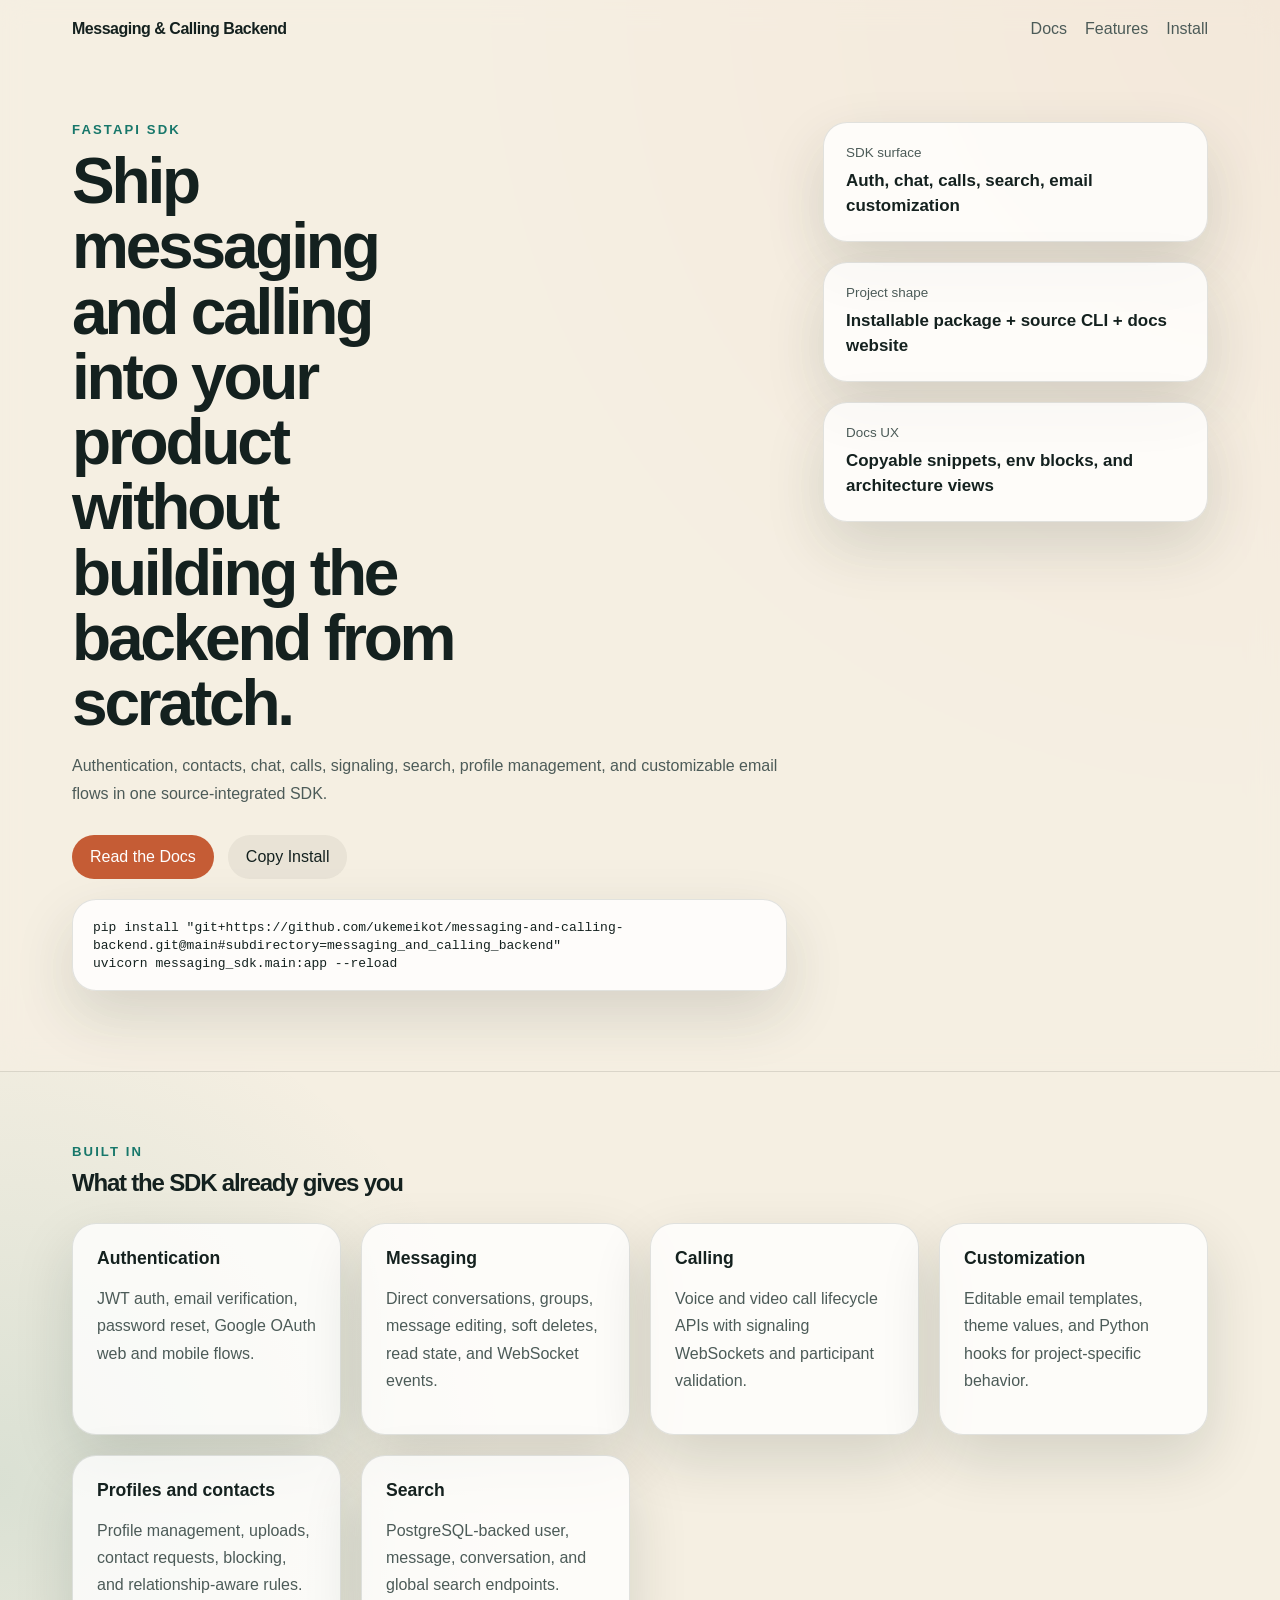
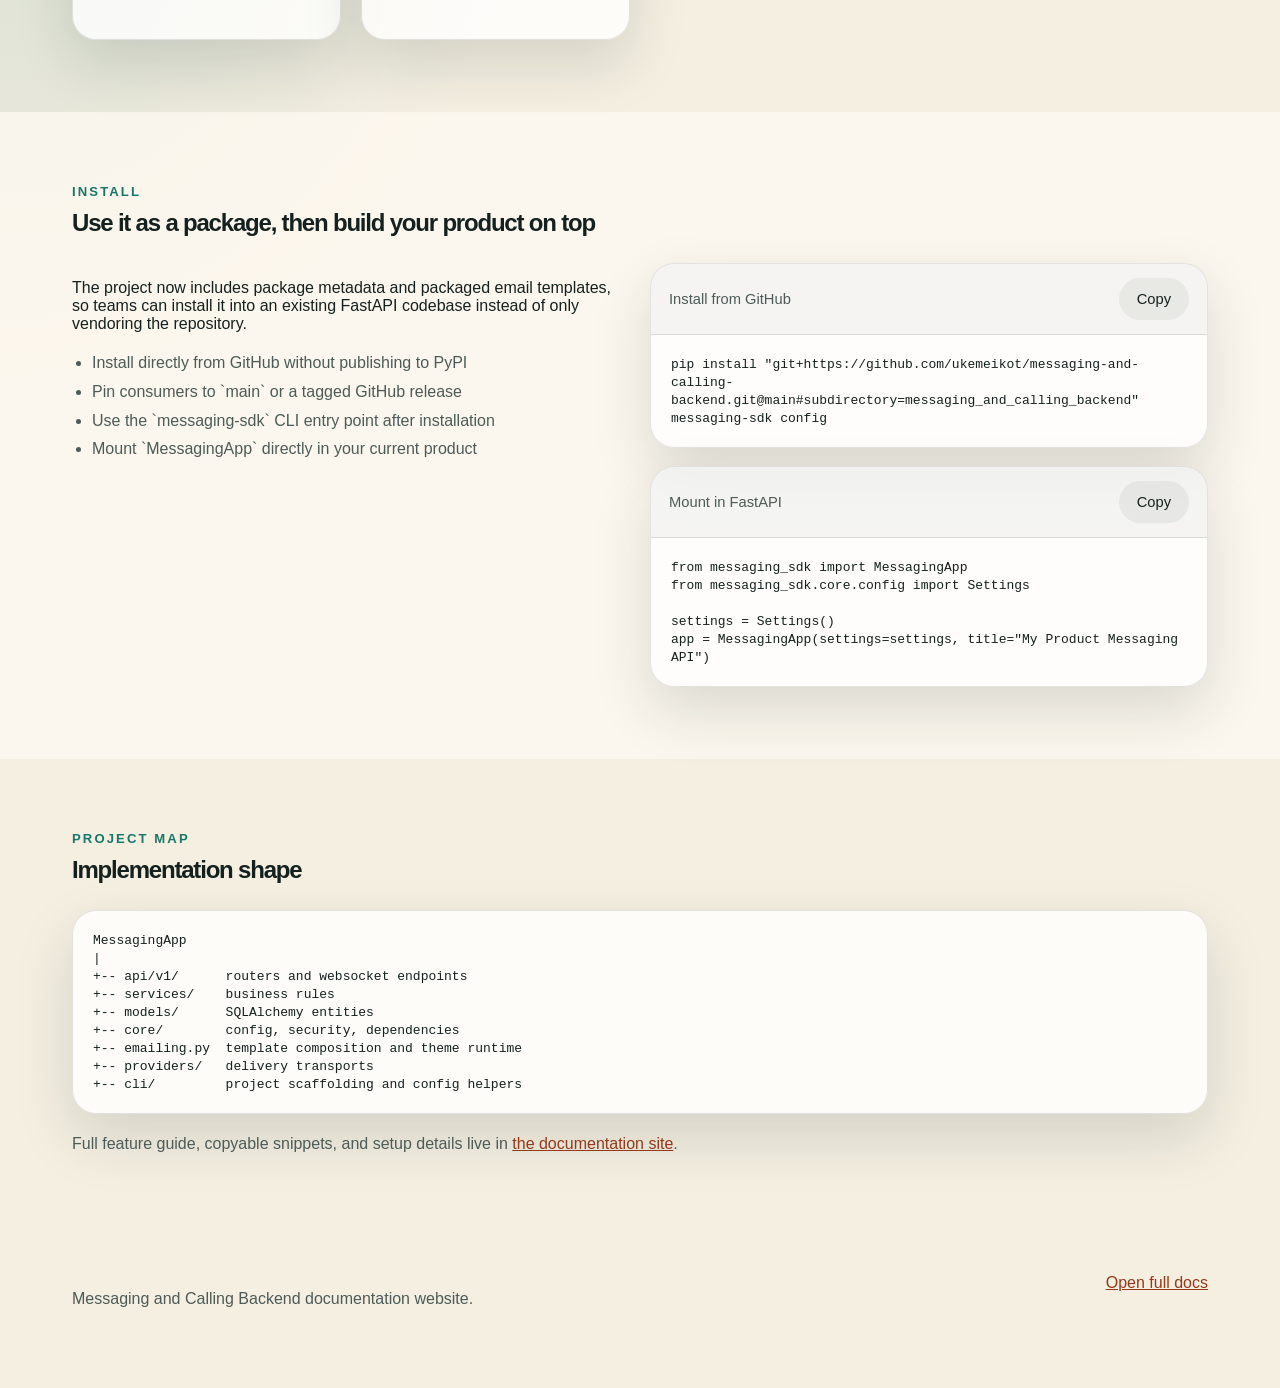
<file: docs/index.html>
<!DOCTYPE html>
<html lang="en">
  <head>
    <meta charset="utf-8" />
    <meta name="viewport" content="width=device-width, initial-scale=1" />
    <title>Messaging and Calling Backend</title>
    <meta
      name="description"
      content="FastAPI messaging and calling backend SDK with authentication, chat, calling, search, and customizable email flows."
    />
    <link rel="stylesheet" href="./assets/styles.css" />
  </head>
  <body>
    <header class="hero-shell">
      <nav class="topbar">
        <a class="brand" href="./index.html">Messaging & Calling Backend</a>
        <div class="topbar-links">
          <a href="./docs.html">Docs</a>
          <a href="#features">Features</a>
          <a href="#install">Install</a>
        </div>
      </nav>

      <section class="hero">
        <div class="hero-copy">
          <p class="eyebrow">FastAPI SDK</p>
          <h1>Ship messaging and calling into your product without building the backend from scratch.</h1>
          <p class="lede">
            Authentication, contacts, chat, calls, signaling, search, profile
            management, and customizable email flows in one source-integrated SDK.
          </p>
          <div class="hero-actions">
            <a class="button button-primary" href="./docs.html">Read the Docs</a>
            <button class="button button-secondary copy-trigger" data-copy-source="install-snippet">
              Copy Install
            </button>
          </div>
          <pre class="snippet-card" id="install-snippet"><code>pip install "git+https://github.com/ukemeikot/messaging-and-calling-backend.git@main#subdirectory=messaging_and_calling_backend"
uvicorn messaging_sdk.main:app --reload</code></pre>
        </div>
        <div class="hero-panel">
          <div class="status-card">
            <span>SDK surface</span>
            <strong>Auth, chat, calls, search, email customization</strong>
          </div>
          <div class="status-card">
            <span>Project shape</span>
            <strong>Installable package + source CLI + docs website</strong>
          </div>
          <div class="status-card">
            <span>Docs UX</span>
            <strong>Copyable snippets, env blocks, and architecture views</strong>
          </div>
        </div>
      </section>
    </header>

    <main>
      <section class="section" id="features">
        <div class="section-heading">
          <p class="eyebrow">Built in</p>
          <h2>What the SDK already gives you</h2>
        </div>
        <div class="feature-grid">
          <article class="feature-card">
            <h3>Authentication</h3>
            <p>JWT auth, email verification, password reset, Google OAuth web and mobile flows.</p>
          </article>
          <article class="feature-card">
            <h3>Messaging</h3>
            <p>Direct conversations, groups, message editing, soft deletes, read state, and WebSocket events.</p>
          </article>
          <article class="feature-card">
            <h3>Calling</h3>
            <p>Voice and video call lifecycle APIs with signaling WebSockets and participant validation.</p>
          </article>
          <article class="feature-card">
            <h3>Customization</h3>
            <p>Editable email templates, theme values, and Python hooks for project-specific behavior.</p>
          </article>
          <article class="feature-card">
            <h3>Profiles and contacts</h3>
            <p>Profile management, uploads, contact requests, blocking, and relationship-aware rules.</p>
          </article>
          <article class="feature-card">
            <h3>Search</h3>
            <p>PostgreSQL-backed user, message, conversation, and global search endpoints.</p>
          </article>
        </div>
      </section>

      <section class="section section-band" id="install">
        <div class="section-heading">
          <p class="eyebrow">Install</p>
          <h2>Use it as a package, then build your product on top</h2>
        </div>
        <div class="two-column">
          <div>
            <p>
              The project now includes package metadata and packaged email templates,
              so teams can install it into an existing FastAPI codebase instead of
              only vendoring the repository.
            </p>
            <ul class="plain-list">
              <li>Install directly from GitHub without publishing to PyPI</li>
              <li>Pin consumers to `main` or a tagged GitHub release</li>
              <li>Use the `messaging-sdk` CLI entry point after installation</li>
              <li>Mount `MessagingApp` directly in your current product</li>
            </ul>
          </div>
          <div class="snippet-stack">
            <div class="snippet-frame">
              <div class="snippet-head">
                <span>Install from GitHub</span>
                <button class="copy-trigger" data-copy-source="source-install">Copy</button>
              </div>
              <pre id="source-install"><code>pip install "git+https://github.com/ukemeikot/messaging-and-calling-backend.git@main#subdirectory=messaging_and_calling_backend"
messaging-sdk config</code></pre>
            </div>
            <div class="snippet-frame">
              <div class="snippet-head">
                <span>Mount in FastAPI</span>
                <button class="copy-trigger" data-copy-source="mount-snippet">Copy</button>
              </div>
              <pre id="mount-snippet"><code>from messaging_sdk import MessagingApp
from messaging_sdk.core.config import Settings

settings = Settings()
app = MessagingApp(settings=settings, title="My Product Messaging API")</code></pre>
            </div>
          </div>
        </div>
      </section>

      <section class="section">
        <div class="section-heading">
          <p class="eyebrow">Project map</p>
          <h2>Implementation shape</h2>
        </div>
        <div class="architecture-card">
<pre><code>MessagingApp
|
+-- api/v1/      routers and websocket endpoints
+-- services/    business rules
+-- models/      SQLAlchemy entities
+-- core/        config, security, dependencies
+-- emailing.py  template composition and theme runtime
+-- providers/   delivery transports
+-- cli/         project scaffolding and config helpers</code></pre>
        </div>
        <p class="section-link">
          Full feature guide, copyable snippets, and setup details live in <a href="./docs.html">the documentation site</a>.
        </p>
      </section>
    </main>

    <footer class="site-footer">
      <p>Messaging and Calling Backend documentation website.</p>
      <a href="./docs.html">Open full docs</a>
    </footer>

    <script src="./assets/app.js"></script>
  </body>
</html>
</file>
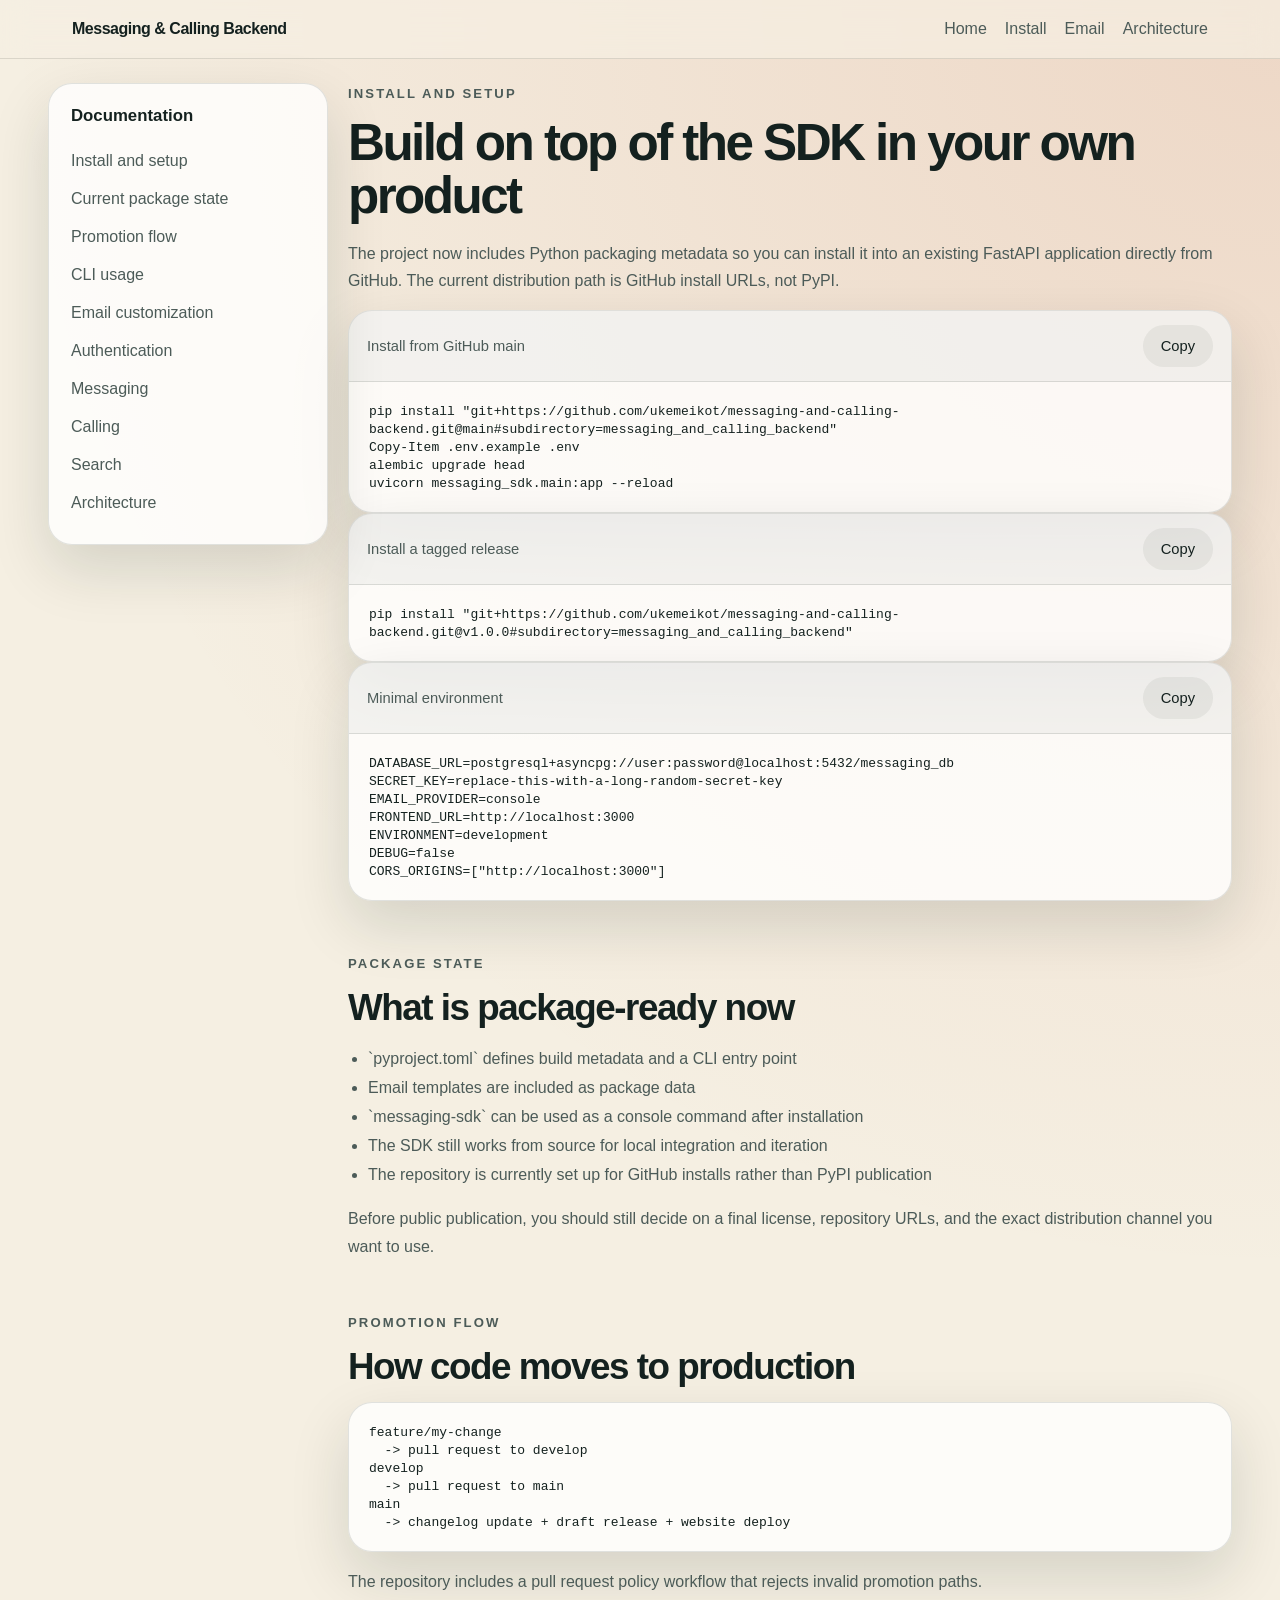
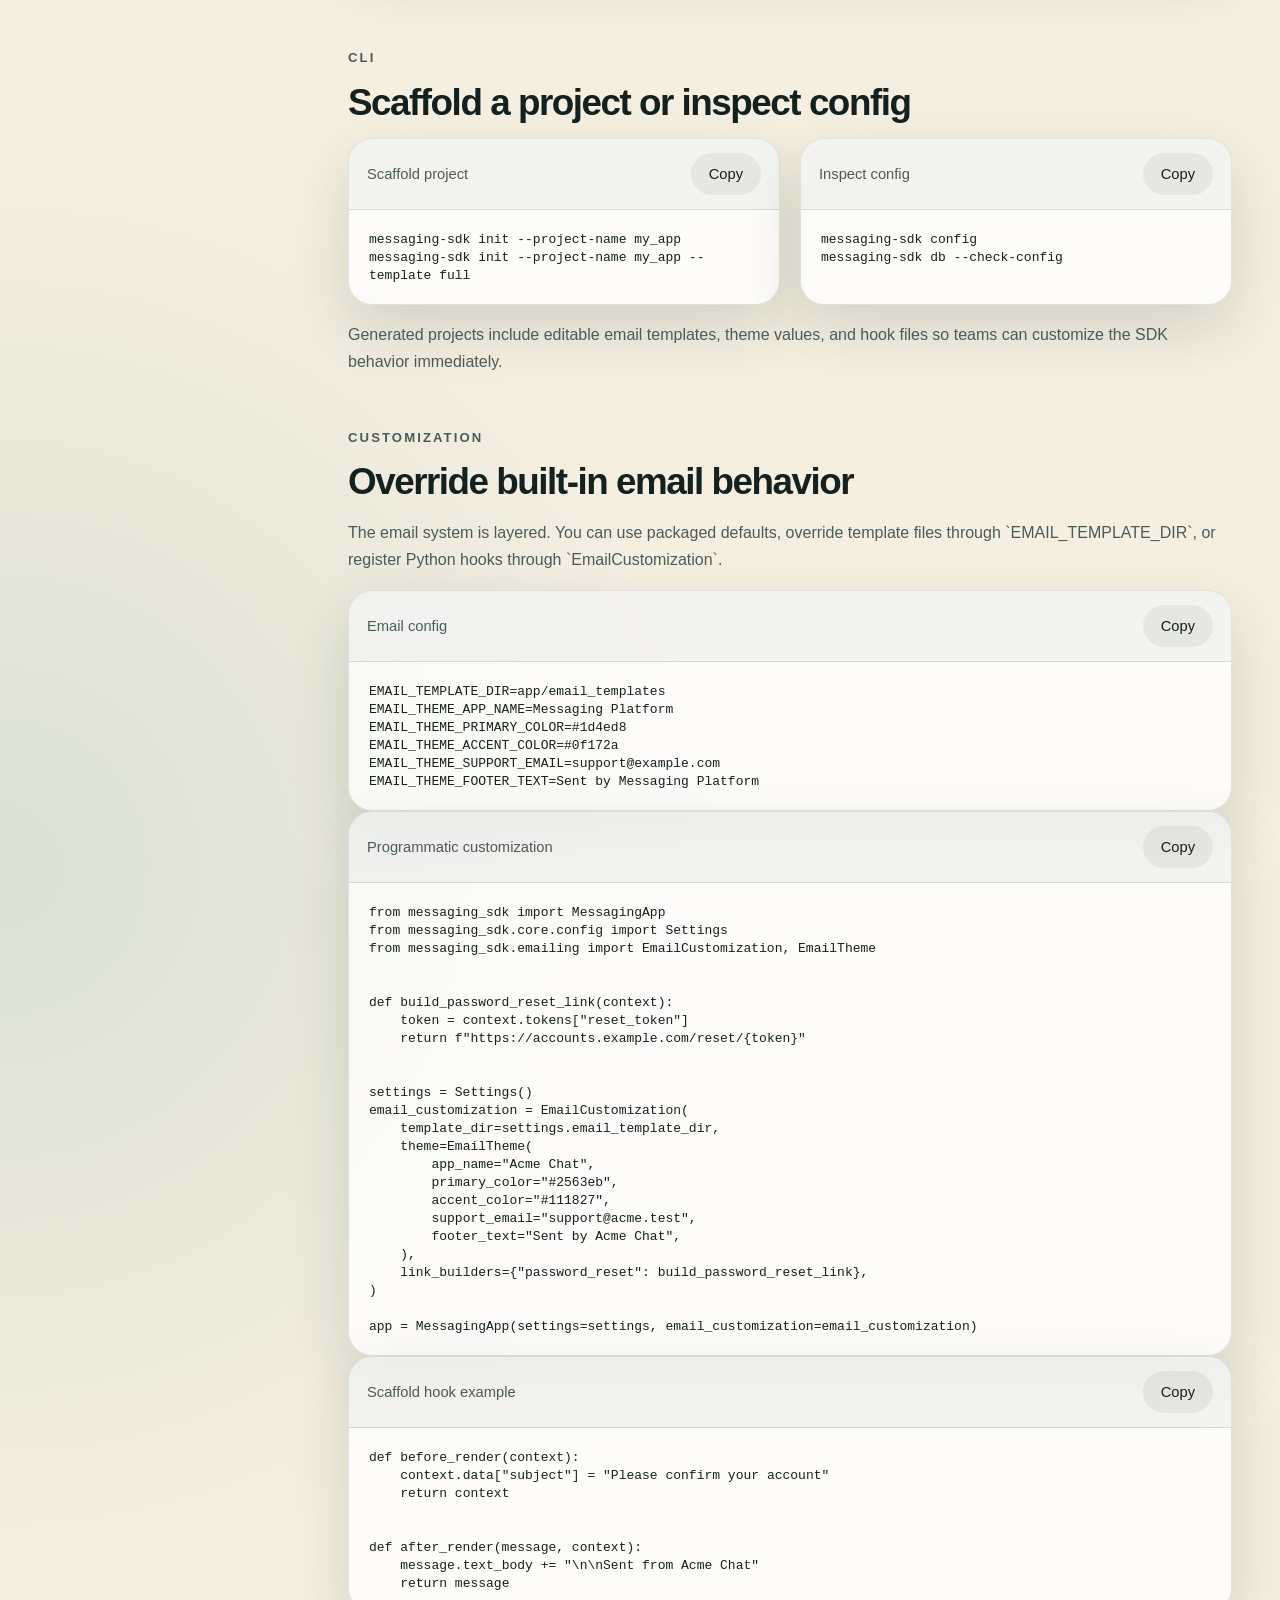
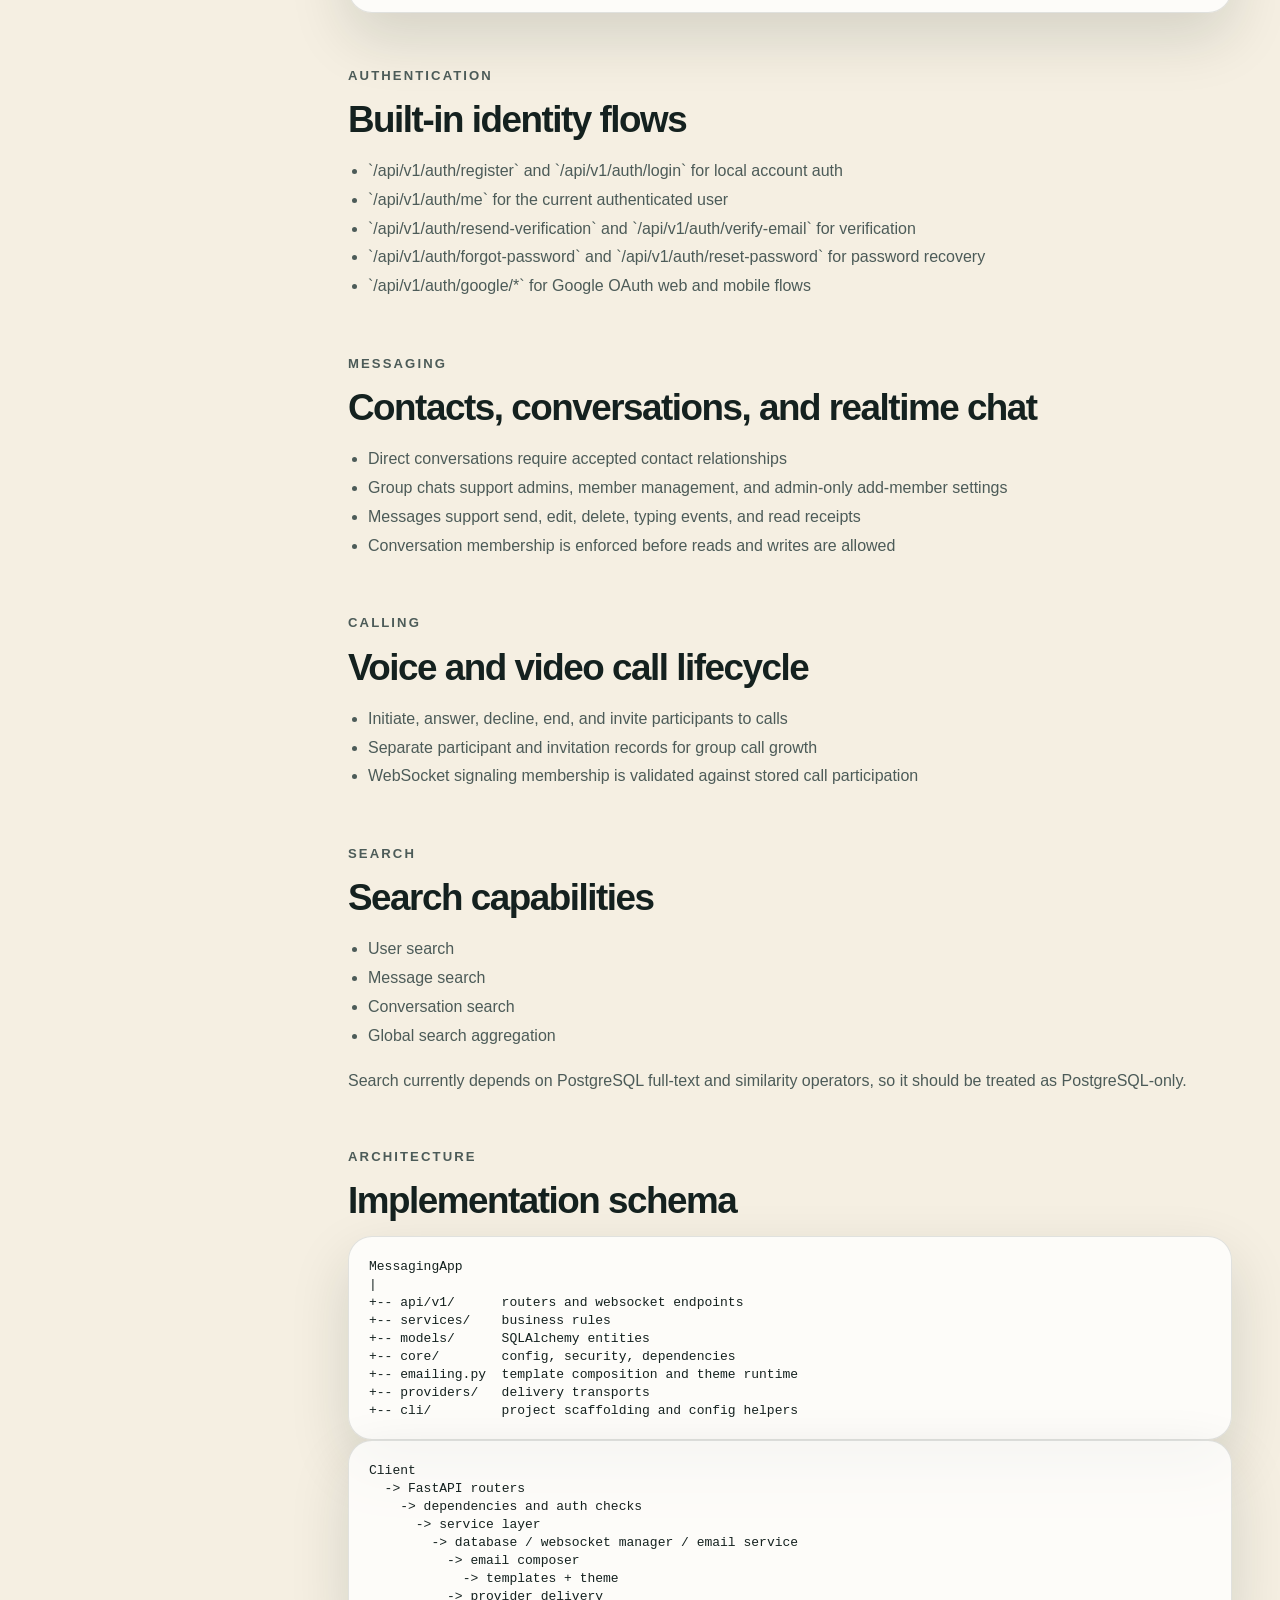
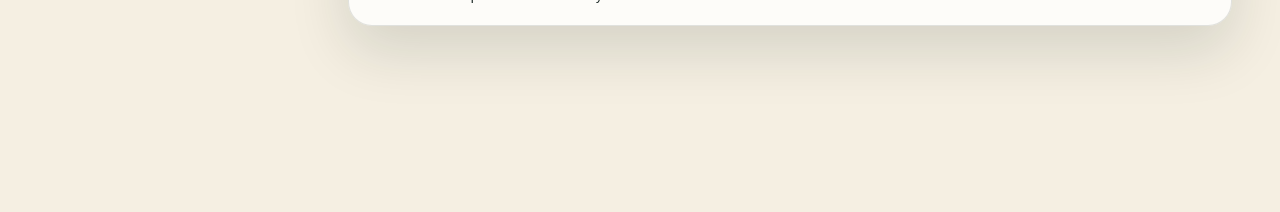
<file: docs/docs.html>
<!DOCTYPE html>
<html lang="en">
  <head>
    <meta charset="utf-8" />
    <meta name="viewport" content="width=device-width, initial-scale=1" />
    <title>Documentation | Messaging and Calling Backend</title>
    <meta
      name="description"
      content="Full documentation for the Messaging and Calling Backend SDK."
    />
    <link rel="stylesheet" href="./assets/styles.css" />
  </head>
  <body class="docs-body">
    <header class="docs-topbar">
      <a class="brand" href="./index.html">Messaging & Calling Backend</a>
      <div class="topbar-links">
        <a href="./index.html">Home</a>
        <a href="#install">Install</a>
        <a href="#email-customization">Email</a>
        <a href="#architecture">Architecture</a>
      </div>
    </header>

    <div class="docs-layout">
      <aside class="docs-sidebar">
        <h2>Documentation</h2>
        <a href="#install">Install and setup</a>
        <a href="#current-state">Current package state</a>
        <a href="#delivery-flow">Promotion flow</a>
        <a href="#cli">CLI usage</a>
        <a href="#email-customization">Email customization</a>
        <a href="#auth">Authentication</a>
        <a href="#messaging">Messaging</a>
        <a href="#calling">Calling</a>
        <a href="#search">Search</a>
        <a href="#architecture">Architecture</a>
      </aside>

      <main class="docs-content">
        <section id="install">
          <p class="eyebrow">Install and setup</p>
          <h1>Build on top of the SDK in your own product</h1>
          <p>
            The project now includes Python packaging metadata so you can install it
            into an existing FastAPI application directly from GitHub. The current
            distribution path is GitHub install URLs, not PyPI.
          </p>
          <div class="snippet-frame">
            <div class="snippet-head">
              <span>Install from GitHub main</span>
              <button class="copy-trigger" data-copy-source="docs-install">Copy</button>
            </div>
            <pre id="docs-install"><code>pip install "git+https://github.com/ukemeikot/messaging-and-calling-backend.git@main#subdirectory=messaging_and_calling_backend"
Copy-Item .env.example .env
alembic upgrade head
uvicorn messaging_sdk.main:app --reload</code></pre>
          </div>
          <div class="snippet-frame">
            <div class="snippet-head">
              <span>Install a tagged release</span>
              <button class="copy-trigger" data-copy-source="docs-install-tag">Copy</button>
            </div>
            <pre id="docs-install-tag"><code>pip install "git+https://github.com/ukemeikot/messaging-and-calling-backend.git@v1.0.0#subdirectory=messaging_and_calling_backend"</code></pre>
          </div>
          <div class="snippet-frame">
            <div class="snippet-head">
              <span>Minimal environment</span>
              <button class="copy-trigger" data-copy-source="env-snippet">Copy</button>
            </div>
            <pre id="env-snippet"><code>DATABASE_URL=postgresql+asyncpg://user:password@localhost:5432/messaging_db
SECRET_KEY=replace-this-with-a-long-random-secret-key
EMAIL_PROVIDER=console
FRONTEND_URL=http://localhost:3000
ENVIRONMENT=development
DEBUG=false
CORS_ORIGINS=["http://localhost:3000"]</code></pre>
          </div>
        </section>

        <section id="current-state">
          <p class="eyebrow">Package state</p>
          <h2>What is package-ready now</h2>
          <ul class="plain-list">
            <li>`pyproject.toml` defines build metadata and a CLI entry point</li>
            <li>Email templates are included as package data</li>
            <li>`messaging-sdk` can be used as a console command after installation</li>
            <li>The SDK still works from source for local integration and iteration</li>
            <li>The repository is currently set up for GitHub installs rather than PyPI publication</li>
          </ul>
          <p>
            Before public publication, you should still decide on a final license,
            repository URLs, and the exact distribution channel you want to use.
          </p>
        </section>

        <section id="delivery-flow">
          <p class="eyebrow">Promotion flow</p>
          <h2>How code moves to production</h2>
          <div class="snippet-frame">
            <pre><code>feature/my-change
  -> pull request to develop
develop
  -> pull request to main
main
  -> changelog update + draft release + website deploy</code></pre>
          </div>
          <p>
            The repository includes a pull request policy workflow that rejects
            invalid promotion paths.
          </p>
        </section>

        <section id="cli">
          <p class="eyebrow">CLI</p>
          <h2>Scaffold a project or inspect config</h2>
          <div class="snippet-grid">
            <div class="snippet-frame">
              <div class="snippet-head">
                <span>Scaffold project</span>
                <button class="copy-trigger" data-copy-source="cli-init">Copy</button>
              </div>
              <pre id="cli-init"><code>messaging-sdk init --project-name my_app
messaging-sdk init --project-name my_app --template full</code></pre>
            </div>
            <div class="snippet-frame">
              <div class="snippet-head">
                <span>Inspect config</span>
                <button class="copy-trigger" data-copy-source="cli-config">Copy</button>
              </div>
              <pre id="cli-config"><code>messaging-sdk config
messaging-sdk db --check-config</code></pre>
            </div>
          </div>
          <p>
            Generated projects include editable email templates, theme values, and
            hook files so teams can customize the SDK behavior immediately.
          </p>
        </section>

        <section id="email-customization">
          <p class="eyebrow">Customization</p>
          <h2>Override built-in email behavior</h2>
          <p>
            The email system is layered. You can use packaged defaults, override
            template files through `EMAIL_TEMPLATE_DIR`, or register Python hooks
            through `EmailCustomization`.
          </p>
          <div class="snippet-frame">
            <div class="snippet-head">
              <span>Email config</span>
              <button class="copy-trigger" data-copy-source="email-env">Copy</button>
            </div>
            <pre id="email-env"><code>EMAIL_TEMPLATE_DIR=app/email_templates
EMAIL_THEME_APP_NAME=Messaging Platform
EMAIL_THEME_PRIMARY_COLOR=#1d4ed8
EMAIL_THEME_ACCENT_COLOR=#0f172a
EMAIL_THEME_SUPPORT_EMAIL=support@example.com
EMAIL_THEME_FOOTER_TEXT=Sent by Messaging Platform</code></pre>
          </div>
          <div class="snippet-frame">
            <div class="snippet-head">
              <span>Programmatic customization</span>
              <button class="copy-trigger" data-copy-source="email-python">Copy</button>
            </div>
            <pre id="email-python"><code>from messaging_sdk import MessagingApp
from messaging_sdk.core.config import Settings
from messaging_sdk.emailing import EmailCustomization, EmailTheme


def build_password_reset_link(context):
    token = context.tokens["reset_token"]
    return f"https://accounts.example.com/reset/{token}"


settings = Settings()
email_customization = EmailCustomization(
    template_dir=settings.email_template_dir,
    theme=EmailTheme(
        app_name="Acme Chat",
        primary_color="#2563eb",
        accent_color="#111827",
        support_email="support@acme.test",
        footer_text="Sent by Acme Chat",
    ),
    link_builders={"password_reset": build_password_reset_link},
)

app = MessagingApp(settings=settings, email_customization=email_customization)</code></pre>
          </div>
          <div class="snippet-frame">
            <div class="snippet-head">
              <span>Scaffold hook example</span>
              <button class="copy-trigger" data-copy-source="email-hook-snippet">Copy</button>
            </div>
            <pre id="email-hook-snippet"><code>def before_render(context):
    context.data["subject"] = "Please confirm your account"
    return context


def after_render(message, context):
    message.text_body += "\n\nSent from Acme Chat"
    return message</code></pre>
          </div>
        </section>

        <section id="auth">
          <p class="eyebrow">Authentication</p>
          <h2>Built-in identity flows</h2>
          <ul class="plain-list">
            <li>`/api/v1/auth/register` and `/api/v1/auth/login` for local account auth</li>
            <li>`/api/v1/auth/me` for the current authenticated user</li>
            <li>`/api/v1/auth/resend-verification` and `/api/v1/auth/verify-email` for verification</li>
            <li>`/api/v1/auth/forgot-password` and `/api/v1/auth/reset-password` for password recovery</li>
            <li>`/api/v1/auth/google/*` for Google OAuth web and mobile flows</li>
          </ul>
        </section>

        <section id="messaging">
          <p class="eyebrow">Messaging</p>
          <h2>Contacts, conversations, and realtime chat</h2>
          <ul class="plain-list">
            <li>Direct conversations require accepted contact relationships</li>
            <li>Group chats support admins, member management, and admin-only add-member settings</li>
            <li>Messages support send, edit, delete, typing events, and read receipts</li>
            <li>Conversation membership is enforced before reads and writes are allowed</li>
          </ul>
        </section>

        <section id="calling">
          <p class="eyebrow">Calling</p>
          <h2>Voice and video call lifecycle</h2>
          <ul class="plain-list">
            <li>Initiate, answer, decline, end, and invite participants to calls</li>
            <li>Separate participant and invitation records for group call growth</li>
            <li>WebSocket signaling membership is validated against stored call participation</li>
          </ul>
        </section>

        <section id="search">
          <p class="eyebrow">Search</p>
          <h2>Search capabilities</h2>
          <ul class="plain-list">
            <li>User search</li>
            <li>Message search</li>
            <li>Conversation search</li>
            <li>Global search aggregation</li>
          </ul>
          <p>
            Search currently depends on PostgreSQL full-text and similarity
            operators, so it should be treated as PostgreSQL-only.
          </p>
        </section>

        <section id="architecture">
          <p class="eyebrow">Architecture</p>
          <h2>Implementation schema</h2>
          <div class="snippet-frame">
            <pre><code>MessagingApp
|
+-- api/v1/      routers and websocket endpoints
+-- services/    business rules
+-- models/      SQLAlchemy entities
+-- core/        config, security, dependencies
+-- emailing.py  template composition and theme runtime
+-- providers/   delivery transports
+-- cli/         project scaffolding and config helpers</code></pre>
          </div>
          <div class="snippet-frame">
            <pre><code>Client
  -> FastAPI routers
    -> dependencies and auth checks
      -> service layer
        -> database / websocket manager / email service
          -> email composer
            -> templates + theme
          -> provider delivery</code></pre>
          </div>
        </section>
      </main>
    </div>

    <script src="./assets/app.js"></script>
  </body>
</html>
</file>
<file: docs/assets/styles.css>
:root {
  --bg: #f5efe2;
  --bg-deep: #11211f;
  --card: rgba(255, 255, 255, 0.78);
  --card-strong: #fffaf2;
  --text: #14211f;
  --muted: #4c5b58;
  --line: rgba(20, 33, 31, 0.12);
  --accent: #c55c35;
  --accent-dark: #923919;
  --accent-soft: #f0c4a7;
  --highlight: #17776a;
  --shadow: 0 24px 60px rgba(17, 33, 31, 0.14);
}

* {
  box-sizing: border-box;
}

html {
  scroll-behavior: smooth;
}

body {
  margin: 0;
  color: var(--text);
  background:
    radial-gradient(circle at top right, rgba(197, 92, 53, 0.16), transparent 25%),
    radial-gradient(circle at left center, rgba(23, 119, 106, 0.12), transparent 26%),
    var(--bg);
  font-family: "Segoe UI", "Inter", sans-serif;
}

a {
  color: inherit;
}

.hero-shell,
.docs-topbar {
  backdrop-filter: blur(14px);
  background: rgba(245, 239, 226, 0.72);
  border-bottom: 1px solid var(--line);
}

.topbar,
.docs-topbar {
  display: flex;
  align-items: center;
  justify-content: space-between;
  gap: 24px;
  padding: 20px min(6vw, 72px);
}

.brand {
  text-decoration: none;
  font-weight: 800;
  letter-spacing: -0.03em;
}

.topbar-links {
  display: flex;
  gap: 18px;
  flex-wrap: wrap;
}

.topbar-links a {
  text-decoration: none;
  color: var(--muted);
}

.hero {
  display: grid;
  grid-template-columns: minmax(0, 1.3fr) minmax(280px, 0.7fr);
  gap: 36px;
  padding: 64px min(6vw, 72px) 80px;
}

.eyebrow {
  margin: 0 0 12px;
  color: var(--highlight);
  font-size: 0.82rem;
  font-weight: 800;
  letter-spacing: 0.16em;
  text-transform: uppercase;
}

.hero h1,
.docs-content h1,
.section-heading h2 {
  margin: 0;
  line-height: 1.02;
  letter-spacing: -0.05em;
}

.hero h1 {
  font-size: clamp(2.7rem, 5vw, 5.6rem);
  max-width: 11ch;
}

.lede,
.docs-content p,
.feature-card p,
.section-link {
  color: var(--muted);
  line-height: 1.7;
}

.hero-actions {
  display: flex;
  gap: 14px;
  flex-wrap: wrap;
  margin: 28px 0 20px;
}

.button,
.copy-trigger {
  border: 0;
  cursor: pointer;
  border-radius: 999px;
  padding: 13px 18px;
  font: inherit;
  transition: transform 0.2s ease, background 0.2s ease;
}

.button:hover,
.copy-trigger:hover {
  transform: translateY(-1px);
}

.button-primary {
  background: var(--accent);
  color: white;
  text-decoration: none;
}

.button-secondary,
.copy-trigger {
  background: rgba(20, 33, 31, 0.06);
  color: var(--text);
}

.hero-panel,
.feature-grid,
.snippet-grid,
.two-column,
.docs-layout {
  display: grid;
  gap: 20px;
}

.hero-panel {
  align-content: start;
}

.status-card,
.feature-card,
.snippet-card,
.architecture-card,
.snippet-frame,
.docs-sidebar {
  background: var(--card);
  border: 1px solid var(--line);
  box-shadow: var(--shadow);
  border-radius: 24px;
}

.status-card {
  padding: 22px;
}

.status-card span {
  display: block;
  color: var(--muted);
  font-size: 0.84rem;
  margin-bottom: 8px;
}

.status-card strong {
  display: block;
  font-size: 1.06rem;
  line-height: 1.5;
}

.section {
  padding: 72px min(6vw, 72px);
}

.section-band {
  background: rgba(255, 250, 242, 0.75);
}

.section-heading {
  margin-bottom: 28px;
}

.feature-grid {
  grid-template-columns: repeat(auto-fit, minmax(220px, 1fr));
}

.feature-card {
  padding: 24px;
}

.feature-card h3 {
  margin: 0 0 12px;
  font-size: 1.1rem;
}

.two-column {
  grid-template-columns: minmax(0, 1fr) minmax(320px, 1fr);
  align-items: start;
}

.plain-list {
  padding-left: 20px;
  color: var(--muted);
  line-height: 1.8;
}

.snippet-stack {
  display: grid;
  gap: 18px;
}

.snippet-card,
.snippet-frame pre,
.architecture-card pre {
  overflow-x: auto;
  margin: 0;
  white-space: pre-wrap;
  word-break: break-word;
  font-family: "Cascadia Code", "Fira Code", monospace;
}

.snippet-card {
  padding: 18px 20px;
}

.snippet-frame {
  overflow: hidden;
}

.snippet-head {
  display: flex;
  justify-content: space-between;
  align-items: center;
  gap: 12px;
  padding: 14px 18px;
  border-bottom: 1px solid var(--line);
  background: rgba(20, 33, 31, 0.04);
  font-size: 0.92rem;
  color: var(--muted);
}

.snippet-frame pre,
.architecture-card {
  padding: 20px;
}

.architecture-card {
  overflow: auto;
}

.section-link a {
  color: var(--accent-dark);
}

.site-footer {
  display: flex;
  justify-content: space-between;
  gap: 24px;
  padding: 28px min(6vw, 72px) 42px;
  color: var(--muted);
}

.site-footer a {
  color: var(--accent-dark);
}

.docs-body {
  min-height: 100vh;
}

.docs-layout {
  grid-template-columns: 280px minmax(0, 1fr);
  padding: 24px min(4vw, 48px) 56px;
}

.docs-sidebar {
  position: sticky;
  top: 24px;
  align-self: start;
  padding: 22px;
}

.docs-sidebar h2 {
  margin: 0 0 16px;
  font-size: 1.05rem;
}

.docs-sidebar a {
  display: block;
  padding: 10px 0;
  text-decoration: none;
  color: var(--muted);
}

.docs-content {
  max-width: 980px;
}

.docs-content section {
  margin-bottom: 52px;
}

.docs-content h1 {
  font-size: clamp(2.1rem, 4vw, 4rem);
  margin-bottom: 18px;
}

.docs-content h2 {
  margin: 0 0 14px;
  font-size: clamp(1.6rem, 3vw, 2.3rem);
  letter-spacing: -0.04em;
}

.snippet-grid {
  grid-template-columns: repeat(auto-fit, minmax(280px, 1fr));
}

@media (max-width: 980px) {
  .hero,
  .two-column,
  .docs-layout {
    grid-template-columns: 1fr;
  }

  .docs-sidebar {
    position: static;
  }

  .site-footer,
  .topbar,
  .docs-topbar {
    flex-direction: column;
    align-items: flex-start;
  }
}
</file>
